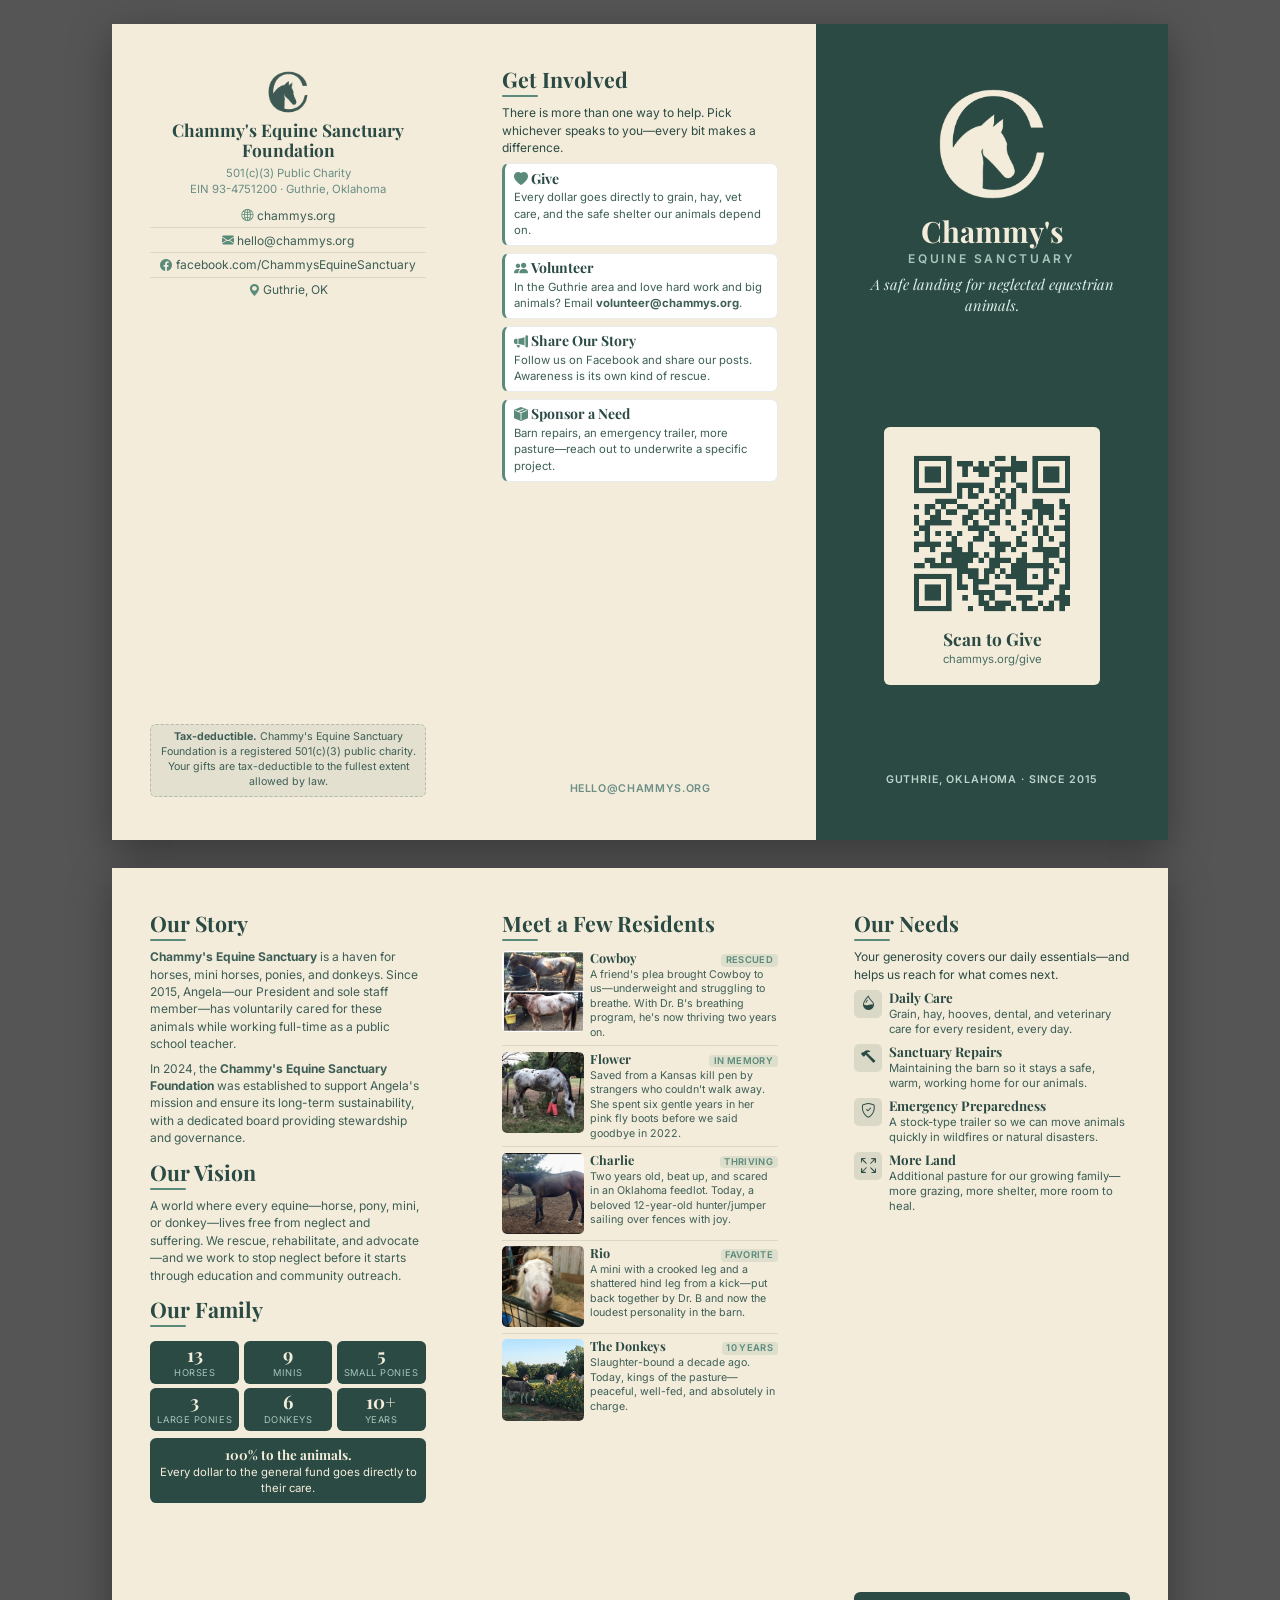
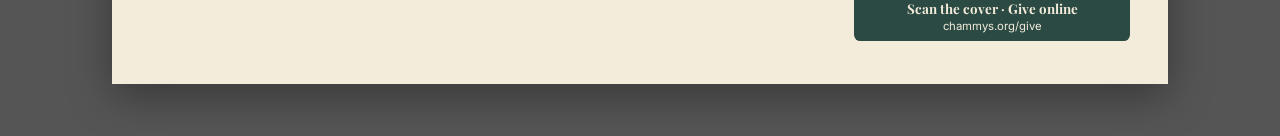
<file: trifold/index.html>
<!DOCTYPE html>
<html lang="en">

<head>
    <meta charset="UTF-8">
    <title>Chammy's Equine Sanctuary &middot; Trifold</title>

    <link rel="preconnect" href="https://fonts.googleapis.com">
    <link rel="preconnect" href="https://fonts.gstatic.com" crossorigin>
    <link
        href="https://fonts.googleapis.com/css2?family=Playfair+Display:wght@400;600;700&family=Inter:wght@300;400;500;600;700&display=swap"
        rel="stylesheet">
    <link rel="stylesheet" href="https://cdn.jsdelivr.net/npm/bootstrap-icons@1.11.3/font/bootstrap-icons.min.css">

    <style>
        /* ── Page setup (Letter, landscape) ─────────────── */
        @page {
            size: 11in 8.5in;
            margin: 0;
        }

        * {
            box-sizing: border-box;
        }

        html, body {
            margin: 0;
            padding: 0;
            background: #f3ecda;
            color: #2b4a44;
            font-family: 'Inter', sans-serif;
            font-weight: 400;
            line-height: 1.45;
            font-size: 9.5pt;
            -webkit-print-color-adjust: exact;
            print-color-adjust: exact;
        }

        *, *::before, *::after {
            -webkit-print-color-adjust: exact;
            print-color-adjust: exact;
        }

        h1, h2, h3, h4, h5 {
            font-family: 'Playfair Display', serif;
            font-weight: 700;
            margin: 0 0 .35rem;
            line-height: 1.15;
            color: #2b4a44;
        }

        p {
            margin: 0 0 .55rem;
        }

        .page {
            width: 11in;
            height: 8.5in;
            background: #f3ecda;
            display: grid;
            grid-template-columns: 1fr 1fr 1fr;
            page-break-after: always;
            page-break-inside: avoid;
            overflow: hidden;
        }

        .page:last-child {
            page-break-after: auto;
        }

        .panel {
            padding: 0.45in 0.4in;
            position: relative;
            overflow: hidden;
            display: flex;
            flex-direction: column;
        }

        .panel-title {
            font-size: 16pt;
            margin-bottom: .55rem;
            position: relative;
            display: inline-block;
        }

        .panel-title::after {
            content: '';
            display: block;
            width: 36px;
            height: 2.5px;
            background: #5a8a7a;
            border-radius: 2px;
            margin-top: .25rem;
        }

        .panel-title-light {
            color: #f3ecda;
        }

        .panel-title-light::after {
            background: #f3ecda;
        }

        /* ── COVER PANEL (front) ──────────────────────── */
        .panel-cover {
            background: #2b4a44;
            color: #f3ecda;
            text-align: center;
            justify-content: space-between;
            padding: 0.55in 0.4in;
        }

        .panel-cover .cover-mark {
            width: 1.4in;
            display: block;
            margin: 0 auto .35rem;
        }

        .panel-cover .cover-name {
            font-family: 'Playfair Display', serif;
            font-weight: 700;
            font-size: 22pt;
            color: #f3ecda;
            line-height: 1.05;
            margin: 0;
        }

        .panel-cover .cover-sub {
            font-family: 'Inter', sans-serif;
            font-weight: 600;
            letter-spacing: .22em;
            font-size: 9pt;
            color: #a8c5bb;
            text-transform: uppercase;
            margin: .25rem 0 0;
        }

        .panel-cover .tagline {
            font-family: 'Playfair Display', serif;
            font-style: italic;
            font-size: 11pt;
            color: #dceee8;
            margin-top: .55rem;
        }

        .panel-cover .qr-block {
            background: #f3ecda;
            color: #2b4a44;
            border-radius: 0.45rem;
            padding: 0.18in 0.2in;
            margin: 0.18in auto 0;
            max-width: 90%;
        }

        .panel-cover .qr-block img {
            width: 1.85in;
            height: 1.85in;
            display: block;
            margin: 0 auto;
        }

        .panel-cover .qr-cta {
            font-family: 'Playfair Display', serif;
            font-weight: 700;
            font-size: 13pt;
            margin-top: .3rem;
            color: #2b4a44;
        }

        .panel-cover .qr-sub {
            font-size: 8.5pt;
            color: #4a6e64;
            margin: 0;
        }

        .panel-cover .footer-mark {
            font-size: 8pt;
            color: #bdd4cc;
            letter-spacing: .08em;
            text-transform: uppercase;
            font-weight: 600;
        }

        /* ── BACK PANEL ───────────────────────────────── */
        .panel-back {
            background: #f3ecda;
            text-align: center;
            justify-content: space-between;
        }

        .panel-back .mark {
            width: 50px;
            margin: 0 auto .25rem;
            display: block;
            opacity: .9;
        }

        .panel-back h4 {
            font-size: 13pt;
            margin-top: .25rem;
        }

        .contact-list {
            list-style: none;
            padding: 0;
            margin: .5rem 0 0;
        }

        .contact-list li {
            font-size: 9pt;
            padding: .25rem 0;
            color: #3d5e56;
            border-top: 1px solid rgba(43, 74, 68, .12);
        }

        .contact-list li:first-child {
            border-top: none;
        }

        .contact-list i {
            color: #5a8a7a;
            margin-right: .3rem;
        }

        .tax-blurb {
            background: rgba(43, 74, 68, .07);
            border: 1px dashed rgba(43, 74, 68, .25);
            border-radius: .45rem;
            padding: .45rem .55rem;
            font-size: 8pt;
            color: #3d5e56;
            margin-top: .55rem;
            line-height: 1.4;
        }

        /* ── INSIDE FLAP (volunteer / connect) ────────── */
        .panel-flap {
            background: #f3ecda;
        }

        .flap-card {
            background: #fff;
            border: 1px solid rgba(43, 74, 68, .1);
            border-left: 3px solid #5a8a7a;
            border-radius: .55rem;
            padding: .5rem .65rem;
            margin-bottom: .55rem;
        }

        .flap-card h5 {
            font-size: 10.5pt;
            margin: 0 0 .2rem;
        }

        .flap-card p {
            font-size: 8.5pt;
            margin: 0;
            color: #3d5e56;
        }

        .flap-card i {
            color: #5a8a7a;
            margin-right: .25rem;
        }

        /* ── INSIDE: STORY / NEEDS / RESIDENTS ────────── */
        .panel-story {
            background: #f3ecda;
        }

        .panel-story p {
            font-size: 9pt;
            color: #3d5e56;
        }

        .stats-mini {
            display: grid;
            grid-template-columns: repeat(3, 1fr);
            gap: .35rem;
            margin-top: .55rem;
        }

        .stat-pill {
            background: #2b4a44;
            color: #f3ecda;
            border-radius: .45rem;
            padding: .35rem .25rem;
            text-align: center;
        }

        .stat-pill .num {
            font-family: 'Playfair Display', serif;
            font-weight: 700;
            font-size: 14pt;
            line-height: 1;
            display: block;
        }

        .stat-pill .lbl {
            font-size: 7pt;
            letter-spacing: .06em;
            text-transform: uppercase;
            color: #a8c5bb;
            margin-top: .12rem;
            display: block;
        }

        .panel-needs {
            background: #f3ecda;
        }

        .need-row {
            display: flex;
            gap: .5rem;
            margin-bottom: .55rem;
            align-items: flex-start;
        }

        .need-row .icon {
            flex: 0 0 28px;
            width: 28px;
            height: 28px;
            border-radius: .4rem;
            background: rgba(43, 74, 68, .12);
            color: #2b4a44;
            display: flex;
            align-items: center;
            justify-content: center;
            font-size: 11pt;
        }

        .need-row .body {
            flex: 1;
        }

        .need-row h5 {
            font-size: 10pt;
            margin: 0 0 .1rem;
        }

        .need-row p {
            font-size: 8.5pt;
            margin: 0;
            line-height: 1.35;
            color: #3d5e56;
        }

        /* ── INSIDE: RESIDENTS PANEL ─────────────────── */
        .panel-residents {
            background: #f3ecda;
        }

        .resident-row {
            display: flex;
            gap: .45rem;
            padding: .42rem 0;
            border-top: 1px solid rgba(43, 74, 68, .12);
        }

        .resident-row:first-of-type {
            border-top: none;
            padding-top: .2rem;
        }

        .resident-row img {
            flex: 0 0 0.85in;
            width: 0.85in;
            height: 0.85in;
            object-fit: cover;
            border-radius: .4rem;
        }

        .resident-row .body h5 {
            font-size: 9.5pt;
            margin: 0 0 .12rem;
            display: flex;
            justify-content: space-between;
            align-items: baseline;
            gap: .3rem;
        }

        .resident-row .body h5 .tag {
            font-family: 'Inter', sans-serif;
            font-weight: 600;
            font-size: 7pt;
            color: #5a8a7a;
            background: rgba(90, 138, 122, .14);
            padding: .08rem .35rem;
            border-radius: .3rem;
            letter-spacing: .04em;
            text-transform: uppercase;
            white-space: nowrap;
        }

        .resident-row .body p {
            font-size: 8pt;
            line-height: 1.35;
            margin: 0;
            color: #3d5e56;
        }

        /* ── Donate CTA on inside ─────────────────────── */
        .inside-cta {
            margin-top: auto;
            background: #2b4a44;
            color: #f3ecda;
            border-radius: .5rem;
            padding: .5rem .65rem;
            text-align: center;
            font-size: 8.5pt;
        }

        .inside-cta strong {
            font-family: 'Playfair Display', serif;
            font-size: 10pt;
            display: block;
            color: #f3ecda;
        }

        /* ── On-screen scaling for preview ───────────── */
        @media screen {
            body {
                background: #555;
                padding: 24px 0;
            }

            .page {
                margin: 0 auto 28px;
                box-shadow: 0 12px 40px rgba(0, 0, 0, .35);
            }
        }
    </style>
</head>

<body>

    <!-- ────────── OUTSIDE (back | flap | cover) ────────── -->
    <div class="page">

        <!-- BACK PANEL (left) -->
        <div class="panel panel-back">
            <div>
                <img class="mark" src="../static/mark-green.png" alt="">
                <h4>Chammy's Equine Sanctuary Foundation</h4>
                <p style="font-size:8.5pt;color:#6b8e85;margin:.15rem 0 0;">
                    501(c)(3) Public Charity<br>
                    EIN 93-4751200 &middot; Guthrie, Oklahoma
                </p>

                <ul class="contact-list">
                    <li><i class="bi bi-globe2"></i>chammys.org</li>
                    <li><i class="bi bi-envelope-fill"></i>hello@chammys.org</li>
                    <li><i class="bi bi-facebook"></i>facebook.com/ChammysEquineSanctuary</li>
                    <li><i class="bi bi-geo-alt-fill"></i>Guthrie, OK</li>
                </ul>
            </div>

            <div class="tax-blurb">
                <strong>Tax-deductible.</strong> Chammy's Equine Sanctuary Foundation is a registered 501(c)(3) public
                charity. Your gifts are tax-deductible to the fullest extent allowed by law.
            </div>
        </div>

        <!-- INSIDE FLAP (middle) -->
        <div class="panel panel-flap">
            <h2 class="panel-title">Get Involved</h2>
            <p style="font-size:9pt;">There is more than one way to help. Pick whichever speaks to you&mdash;every bit
                makes a difference.</p>

            <div class="flap-card">
                <h5><i class="bi bi-heart-fill"></i>Give</h5>
                <p>Every dollar goes directly to grain, hay, vet care, and the safe shelter our animals depend on.</p>
            </div>

            <div class="flap-card">
                <h5><i class="bi bi-people-fill"></i>Volunteer</h5>
                <p>In the Guthrie area and love hard work and big animals? Email
                    <strong>volunteer@chammys.org</strong>.
                </p>
            </div>

            <div class="flap-card">
                <h5><i class="bi bi-megaphone-fill"></i>Share Our Story</h5>
                <p>Follow us on Facebook and share our posts. Awareness is its own kind of rescue.</p>
            </div>

            <div class="flap-card">
                <h5><i class="bi bi-box-seam-fill"></i>Sponsor a Need</h5>
                <p>Barn repairs, an emergency trailer, more pasture&mdash;reach out to underwrite a specific project.
                </p>
            </div>

            <div style="margin-top:auto;text-align:center;font-size:8pt;color:#6b8e85;letter-spacing:.06em;text-transform:uppercase;font-weight:600;">
                hello@chammys.org
            </div>
        </div>

        <!-- COVER (right) -->
        <div class="panel panel-cover">
            <div>
                <img class="cover-mark" src="../static/mark-beige.png" alt="">
                <h1 class="cover-name">Chammy's</h1>
                <p class="cover-sub">Equine Sanctuary</p>
                <p class="tagline">A safe landing for neglected equestrian animals.</p>
            </div>

            <div class="qr-block">
                <img src="../static/give-qr.png" alt="QR code linking to chammys.org/give">
                <div class="qr-cta">Scan to Give</div>
                <p class="qr-sub">chammys.org/give</p>
            </div>

            <div class="footer-mark">
                Guthrie, Oklahoma &middot; Since 2015
            </div>
        </div>

    </div>

    <!-- ────────── INSIDE (story | residents | needs) ────────── -->
    <div class="page">

        <!-- OUR STORY -->
        <div class="panel panel-story">
            <h2 class="panel-title">Our Story</h2>
            <p><strong>Chammy's Equine Sanctuary</strong> is a haven for horses, mini horses, ponies, and donkeys.
                Since 2015, Angela&mdash;our President and sole staff member&mdash;has voluntarily cared for these
                animals while working full-time as a public school teacher.</p>
            <p>In 2024, the <strong>Chammy's Equine Sanctuary Foundation</strong> was established to support Angela's
                mission and ensure its long-term sustainability, with a dedicated board providing stewardship and
                governance.</p>

            <h2 class="panel-title" style="margin-top:.5rem;">Our Vision</h2>
            <p>A world where every equine&mdash;horse, pony, mini, or donkey&mdash;lives free from neglect and
                suffering. We rescue, rehabilitate, and advocate&mdash;and we work to stop neglect before it starts
                through education and community outreach.</p>

            <h2 class="panel-title" style="margin-top:.5rem;">Our Family</h2>
            <div class="stats-mini">
                <div class="stat-pill"><span class="num">13</span><span class="lbl">Horses</span></div>
                <div class="stat-pill"><span class="num">9</span><span class="lbl">Minis</span></div>
                <div class="stat-pill"><span class="num">5</span><span class="lbl">Small Ponies</span></div>
                <div class="stat-pill"><span class="num">3</span><span class="lbl">Large Ponies</span></div>
                <div class="stat-pill"><span class="num">6</span><span class="lbl">Donkeys</span></div>
                <div class="stat-pill"><span class="num">10+</span><span class="lbl">Years</span></div>
            </div>

            <div class="inside-cta" style="margin-top:.6rem;">
                <strong>100% to the animals.</strong>
                Every dollar to the general fund goes directly to their care.
            </div>
        </div>

        <!-- RESIDENTS -->
        <div class="panel panel-residents">
            <h2 class="panel-title">Meet a Few Residents</h2>

            <div class="resident-row">
                <img src="../static/residents/cowboy-1.jpg" alt="Cowboy">
                <div class="body">
                    <h5>Cowboy <span class="tag">Rescued</span></h5>
                    <p>A friend's plea brought Cowboy to us&mdash;underweight and struggling to breathe. With Dr. B's
                        breathing program, he's now thriving two years on.</p>
                </div>
            </div>

            <div class="resident-row">
                <img src="../static/residents/flower-1.jpg" alt="Flower">
                <div class="body">
                    <h5>Flower <span class="tag">In Memory</span></h5>
                    <p>Saved from a Kansas kill pen by strangers who couldn't walk away. She spent six gentle years in
                        her pink fly boots before we said goodbye in 2022.</p>
                </div>
            </div>

            <div class="resident-row">
                <img src="../static/residents/charlie-1.jpg" alt="Charlie">
                <div class="body">
                    <h5>Charlie <span class="tag">Thriving</span></h5>
                    <p>Two years old, beat up, and scared in an Oklahoma feedlot. Today, a beloved 12-year-old
                        hunter/jumper sailing over fences with joy.</p>
                </div>
            </div>

            <div class="resident-row">
                <img src="../static/residents/rio-1.jpg" alt="Rio">
                <div class="body">
                    <h5>Rio <span class="tag">Favorite</span></h5>
                    <p>A mini with a crooked leg and a shattered hind leg from a kick&mdash;put back together by Dr. B
                        and now the loudest personality in the barn.</p>
                </div>
            </div>

            <div class="resident-row">
                <img src="../static/residents/donkeys-1.jpg" alt="Our donkeys">
                <div class="body">
                    <h5>The Donkeys <span class="tag">10 Years</span></h5>
                    <p>Slaughter-bound a decade ago. Today, kings of the pasture&mdash;peaceful, well-fed, and
                        absolutely in charge.</p>
                </div>
            </div>
        </div>

        <!-- NEEDS -->
        <div class="panel panel-needs">
            <h2 class="panel-title">Our Needs</h2>
            <p style="font-size:9pt;">Your generosity covers our daily essentials&mdash;and helps us reach for what
                comes next.</p>

            <div class="need-row">
                <div class="icon"><i class="bi bi-droplet-half"></i></div>
                <div class="body">
                    <h5>Daily Care</h5>
                    <p>Grain, hay, hooves, dental, and veterinary care for every resident, every day.</p>
                </div>
            </div>

            <div class="need-row">
                <div class="icon"><i class="bi bi-hammer"></i></div>
                <div class="body">
                    <h5>Sanctuary Repairs</h5>
                    <p>Maintaining the barn so it stays a safe, warm, working home for our animals.</p>
                </div>
            </div>

            <div class="need-row">
                <div class="icon"><i class="bi bi-shield-check"></i></div>
                <div class="body">
                    <h5>Emergency Preparedness</h5>
                    <p>A stock-type trailer so we can move animals quickly in wildfires or natural disasters.</p>
                </div>
            </div>

            <div class="need-row">
                <div class="icon"><i class="bi bi-arrows-fullscreen"></i></div>
                <div class="body">
                    <h5>More Land</h5>
                    <p>Additional pasture for our growing family&mdash;more grazing, more shelter, more room to heal.
                    </p>
                </div>
            </div>

            <div class="inside-cta">
                <strong>Scan the cover &middot; Give online</strong>
                chammys.org/give
            </div>
        </div>

    </div>

</body>

</html>
</file>
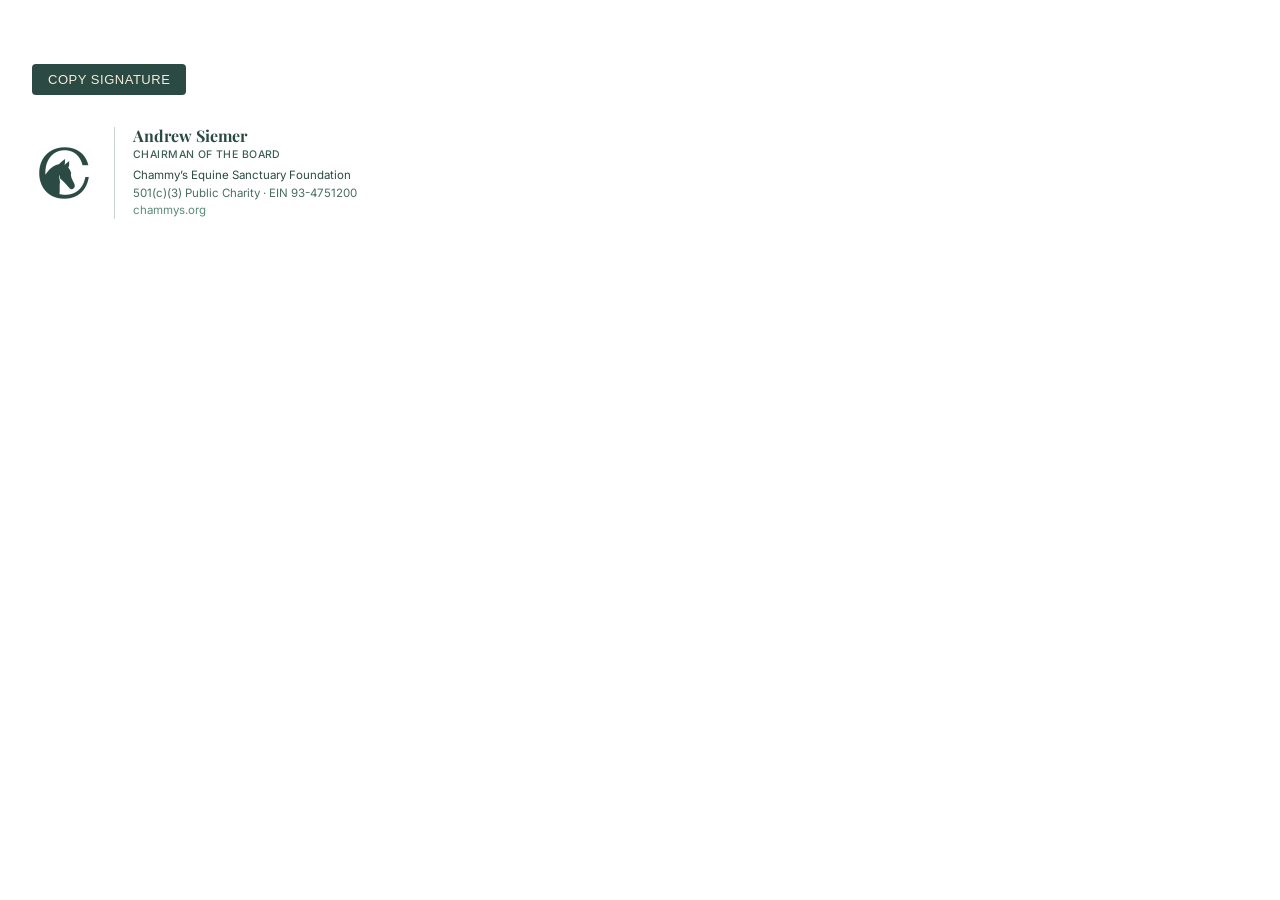
<file: sig/andrew/index.html>
<!DOCTYPE html>
<html lang="en">
<head>
  <meta charset="utf-8" />
  <meta name="viewport" content="width=device-width, initial-scale=1.0" />
  <meta name="robots" content="noindex,nofollow,noarchive" />
  <title>Andrew Siemer — Chammy&rsquo;s Signature</title>

  <link rel="preconnect" href="https://fonts.googleapis.com">
  <link rel="preconnect" href="https://fonts.gstatic.com" crossorigin>
  <link rel="stylesheet"
        href="https://fonts.googleapis.com/css2?family=Playfair+Display:wght@700&family=Inter:wght@400;500&display=swap">

  <style>
    html, body { margin: 0; padding: 0; background: #ffffff; }
    body {
      padding: 64px 32px 32px;
      font-family: -apple-system, BlinkMacSystemFont, "Segoe UI", sans-serif;
    }
    .copy-btn {
      font: inherit;
      font-size: 13px;
      padding: 8px 16px;
      background: #2b4a44;
      color: #f3ecda;
      border: none;
      border-radius: 4px;
      cursor: pointer;
      letter-spacing: 0.04em;
      text-transform: uppercase;
    }
    .copy-btn:active { opacity: 0.8; }
    .copy-status {
      display: inline-block;
      margin-left: 12px;
      font-size: 12px;
      color: #2b4a44;
      opacity: 0;
      transition: opacity 0.2s;
    }
    .copy-status.show { opacity: 1; }
    .controls { margin-bottom: 32px; }
  </style>
</head>
<body>

<div class="controls">
  <button class="copy-btn" id="copyBtn">Copy signature</button>
  <span class="copy-status" id="copyStatus">Copied to clipboard</span>
</div>

<table id="signature" cellpadding="0" cellspacing="0" border="0" role="presentation"
       style="margin-top: 16px; font-family: 'Inter', -apple-system, sans-serif; color: #2b4a44;">
  <tr>
    <td style="vertical-align: middle; padding-right: 18px;">
      <img src="[data-uri]"
           alt="Chammy&rsquo;s Equine Sanctuary"
           width="64" height="64"
           style="display:block; width:64px; height:64px;">
    </td>
    <td style="vertical-align: middle; border-left: 1px solid rgba(43,74,68,0.25); padding-left: 18px;">
      <div style="font-family: 'Playfair Display', Georgia, serif; font-weight: 700; font-size: 16px; color: #2b4a44; line-height: 1.15;">Andrew Siemer</div>
      <div style="font-family: 'Inter', -apple-system, sans-serif; font-weight: 500; font-size: 10.5px; color: #3d5e56; letter-spacing: 0.04em; text-transform: uppercase; margin-top: 3px;">Chairman of the Board</div>
      <div style="font-family: 'Inter', -apple-system, sans-serif; font-weight: 400; font-size: 11.5px; color: #2b4a44; margin-top: 6px; line-height: 1.5;">
        Chammy&rsquo;s Equine Sanctuary Foundation<br>
        <span style="color: #4a6e64;">501(c)(3) Public Charity &middot; EIN 93-4751200</span><br>
        <a href="https://chammys.org" style="color: #5a8a7a; text-decoration: none;">chammys.org</a>
      </div>
    </td>
  </tr>
</table>

<script>
(function () {
  const btn = document.getElementById('copyBtn');
  const status = document.getElementById('copyStatus');
  const sig = document.getElementById('signature');

  btn.addEventListener('click', async () => {
    const html = sig.outerHTML;
    const text = sig.innerText;
    let ok = false;
    try {
      await navigator.clipboard.write([
        new ClipboardItem({
          'text/html': new Blob([html], { type: 'text/html' }),
          'text/plain': new Blob([text], { type: 'text/plain' })
        })
      ]);
      ok = true;
    } catch (e) {
      const range = document.createRange();
      range.selectNodeContents(sig);
      const sel = window.getSelection();
      sel.removeAllRanges();
      sel.addRange(range);
      try { ok = document.execCommand('copy'); } catch (e2) {}
      sel.removeAllRanges();
    }
    status.textContent = ok ? 'Copied to clipboard' : 'Copy failed — long-press the signature to copy';
    status.classList.add('show');
    setTimeout(() => status.classList.remove('show'), 2000);
  });
})();
</script>

</body>
</html>
</file>
